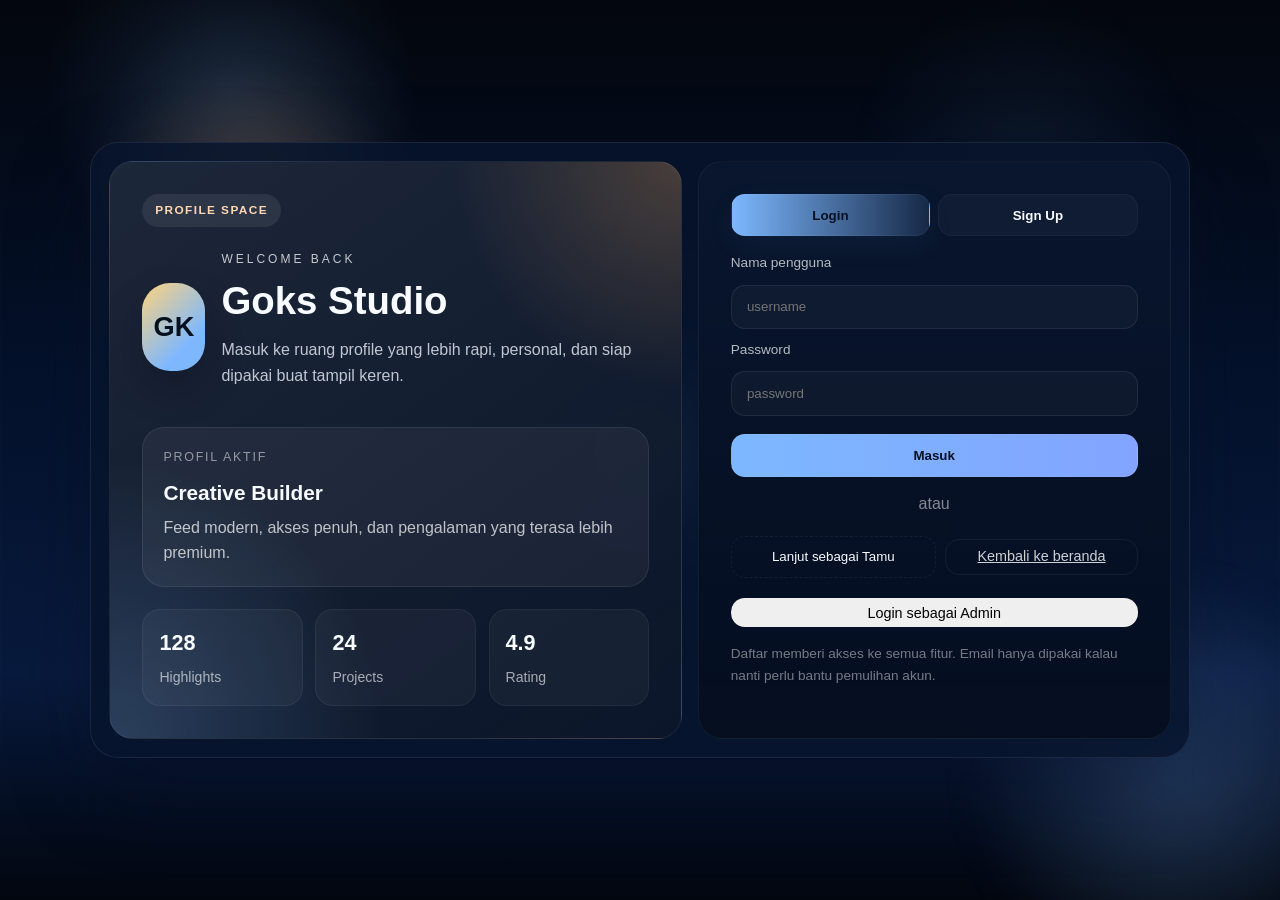
<file: index.html>
<!DOCTYPE html>
<html lang="id">
<head>
    <meta charset="UTF-8">
    <meta name="viewport" content="width=device-width, initial-scale=1.0">
    <title>Portofolio Personal Modern</title>
    <link rel="stylesheet" href="syle.css">
        <script>
            (function(){
                try {
                    var role = sessionStorage.getItem('userRole');
                    var isLogin = /login\.html$/.test(location.pathname);
                    if (!role && !isLogin) {
                        location.replace('login.html');
                    }
                } catch (e) { /* ignore */ }
            })();
        </script>
                <script>
                    (function(){
                        try {
                            var r = sessionStorage.getItem('userRole');
                            if (r === 'admin') {
                                var css = localStorage.getItem('admin_custom_style');
                                if (css) {
                                    var s = document.createElement('style'); s.id = 'admin-custom-style'; s.textContent = css; document.head.appendChild(s);
                                }
                            }
                        } catch(e){}
                    })();
                </script>
</head>
<body>
    <div id="floatingAuth" class="floating-auth" aria-hidden="false">
        <div id="authContent">
            <button id="floatingLogin" class="btn small">Masuk</button>
            <button id="floatingSignup" class="btn small">Daftar</button>
        </div>
    </div>
    <div class="cursor-glow" id="cursorGlow"></div>
    <div class="particle-trail" id="particleTrail"></div>
    <div class="floating-shapes" id="floatingShapes"></div>
    <div class="floating-bubbles" id="floatingBubbles"></div>
    <div class="confetti" id="confetti"></div>
    <div class="scroll-progress"></div>
    <div class="color-picker-toggle">
        <button id="colorPickerBtn" class="color-picker-btn" aria-label="Pick color">🎨</button>
        <div id="colorPicker" class="color-picker hidden">
            <div class="color-option" data-color="#888888"></div>
            <div class="color-option" data-color="#ffffff"></div>
            <div class="color-option" data-color="#1a1a1a"></div>
            <div class="color-option" data-color="#ff8c42"></div>
            <div class="color-option" data-color="#7db8ff"></div>
            <div class="color-option" data-color="#ff6b9d"></div>
            <div class="color-option" data-color="#00d4aa"></div>
            <div class="color-option" data-color="#ffd93d"></div>
            <div class="color-option" data-color="#a78bfa"></div>
            <div class="color-option" data-color="#ff4757"></div>
        </div>
    </div>
    <button id="backToTop" class="back-to-top hidden" aria-label="Back to top">↑</button>
    <div class="particle-field" aria-hidden="true"></div>
    <div class="intro-overlay" id="introOverlay">
        <div class="intro-card">
            <p class="intro-eyebrow">Tunggu dulu...</p>
            <h1>Berani masuk ke halaman yang nggak biasa?</h1>
            <p>Ini bukan sekadar portofolio. Ada playlist rahasia, vibe yang bergerak, dan cerita kecil menunggu.</p>
            <p class="intro-teaser">
                <span>dark synth + midnight code</span>
                <span>hidden playlist hampir terbuka</span>
                <span>visual portofolio yang hidup</span>
            </p>
            <button id="enterButton" class="button intro-button">Buka rahasia</button>
        </div>
    </div>
    <header class="hero">
        <div class="hero-overlay"></div>
        <div class="topbar">
            <div>
                <p class="eyebrow">Hai, selamat datang!</p>
                <h1>Di Hal-Hal random yang me gweh suka lakuin di waktu luang</h1>
                <p class="subtitle">Bukan soal pekerjaan, tapi tentang hobi, musik, dan semua hal kecil yang bikin me bersemangat.</p>
                <div class="hero-meta">
                    <span class="hero-chip">Midnight coder</span>
                    <span class="hero-chip">Soundtrack: Heavy metal & Alternative Rock</span>
                    <span class="hero-chip">Misi: buat Website sebagus mungkin</span>
                </div>
            </div>
            <nav class="nav">
                <a href="#tentang">Tentang</a>
                <a href="#hobi">Hobi</a>
                <a href="#musik">Musik</a>
                <a href="#favorit">Favorit</a>
                <a href="#kontak">Kontak</a>
            </nav>
        </div>
    </header>

    <main class="content">
        <section id="tentang" class="card">
            <h2>Tentang Saya</h2>
            <p>Saya suka hal hal yg berkaitan seperti coding,membuat web dll. saya juga suka dengan musik</p>
            <ul>
                <li>Suka eksplorasi Teknologi</li>
                <li>Musik selalu jadi teman aktivitas sehari-hari</li>
                <li>Suka mengedit video menggunakan software adobe </li>
            </ul>
        </section>

        <section id="hobi" class="card">
            <h2>Hobi</h2>
            <div class="grid">
                <article>
                    <h3>Editing</h3>
                    <p>Membuat Video dengan style tertentu</p>
                </article>
                <article>
                    <h3>Vibe Coding</h3>
                    <p>Membuat website,debugging, dan backend dengan mengandalkan Teknologi seperti AI</p>
                </article>
                <article>
                    <h3>Musik</h3>
                    <p>Selalu mencari lagu baru, mulai dari Pop punk hingga Black metal yang aggresive.</p>
                </article>
            </div>
        </section>

        <section id="musik" class="card">
            <h2>Musik</h2>
            <p>Genre dan suasana musik yang sering menemani hari-hari saya:</p>
            <ul class="music-list">
                <li>Indie</li>
                <li>Alternative Rock</li>
                <li>Heavy metal</li>
            </ul>
            <div class="music-actions">
                <a class="button button-secondary" href="https://open.spotify.com/playlist/79cbORVNOg1yv7W9uGpwLX?si=04fd5f803e594f44" target="_blank" rel="noreferrer">Buka playlist Spotify</a>
            </div>
            <div id="musicInfo" class="hidden">
                <p>Album favorit saat ini: <strong>“Kerajaan cinta-Dewa 19”</strong> dan <strong>“Pandawa lima-Dewa 10”</strong>.</p>
            </div>
        </section>

        <section id="vibe" class="card vibe-card">
            <h2>Vibeboard</h2>
            <p>Kehidupan sehari hari😹</p>
            <div class="vibe-grid">
                <div class="vibe-chip"><strong>Jam 6 pagi</strong><span>dark synth + code</span></div>
                <div class="vibe-chip"><strong>Jam 6 sore</strong><span>Opera rock</span></div>
                <div class="vibe-chip"><strong>Weekend</strong><span>black metal intense</span></div>
            </div>
        </section>

        <section id="mood-lab" class="card mood-lab-card">
            <div class="mood-lab-copy">
                <div class="feature-heading">
                    <p class="eyebrow">Fitur Baru</p>
                    <span class="new-badge">New</span>
                </div>
                <h2>Mood Lab</h2>
                <p>Mix suasana kamu sendiri lalu lihat alter ego, level energi, dan vibe soundtrack yang berubah secara live.</p>
            </div>
            <div class="mood-lab-layout">
                <div class="mood-controls">
                    <div class="mood-presets" aria-label="Preset suasana">
                        <button class="mood-preset active" type="button" data-preset="midnight">Midnight Code</button>
                        <button class="mood-preset" type="button" data-preset="sunset">Sunset Drive</button>
                        <button class="mood-preset" type="button" data-preset="chaos">Chaos Stage</button>
                    </div>

                    <label class="mood-slider" for="energyRange">
                        <span>Energi</span>
                        <input id="energyRange" type="range" min="0" max="100" value="72" />
                        <strong id="energyValue">72%</strong>
                    </label>

                    <label class="mood-slider" for="chaosRange">
                        <span>Chaos</span>
                        <input id="chaosRange" type="range" min="0" max="100" value="48" />
                        <strong id="chaosValue">48%</strong>
                    </label>

                    <label class="mood-slider" for="nostalgiaRange">
                        <span>Nostalgia</span>
                        <input id="nostalgiaRange" type="range" min="0" max="100" value="64" />
                        <strong id="nostalgiaValue">64%</strong>
                    </label>

                    <button id="shuffleMood" class="button mood-shuffle" type="button">Acak Alter Ego</button>
                </div>

                <article id="moodDisplay" class="mood-display" aria-live="polite">
                    <div class="mood-display-top">
                        <span class="mood-badge" id="moodBadge">Mode aktif</span>
                        <span class="mood-score" id="moodScore">73 / 100</span>
                    </div>
                    <h3 id="moodTitle">Midnight Signal Runner</h3>
                    <p id="moodDescription">Kamu lagi di mode fokus yang tenang, cepat mikir, tapi tetap punya sisi liar buat ngulik hal baru.</p>
                    <div class="mood-meter">
                        <div id="moodMeterFill" class="mood-meter-fill"></div>
                    </div>
                    <div class="mood-tags" id="moodTags">
                        <span>clean code</span>
                        <span>night drive</span>
                        <span>alt rock pulse</span>
                    </div>
                </article>
            </div>
        </section>

        <section id="favorit" class="card">
            <h2>Favorit</h2>
            <div class="favorites">
                <div><strong>Film:</strong> Interstellar</div>
                <div><strong>Makanan:</strong> Nasi goreng, Mie ayam, Coto, Rawon</div>
                <div><strong>Warna:</strong> Biru laut, Putih, Hitam, Oren</div>
            </div>
        </section>

        <section id="feedback" class="card feedback-card">
            <h2>Feedback</h2>
            <p>Kirim ide, kritik, atau cerita singkat. Feedback akan dikirim ke webhook, dan IP publik ditambahkan untuk mencegah spam.</p>
            <form id="feedbackForm" class="feedback-form">
                <label for="feedbackName">Nama </label>
                <input id="feedbackName" name="name" type="text" placeholder="Misal: Ucup" required aria-required="true" />
                <label for="feedbackMessage">Pesan kamu</label>
                <textarea id="feedbackMessage" name="message" rows="4" placeholder="Tulis feedback di sini..."></textarea>
                <button type="submit" class="button">Kirim feedback</button>
            </form>
            <p id="feedbackStatus" class="feedback-status"></p>
        </section>

        <section id="kontak" class="card">
            <h2>Kontak</h2>
            <p>Kalau ingin ngobrol, cek link berikut:</p>
            <ul>
                <li>Instagram: <a href="https://www.instagram.com/haniffffffck/" target="_blank" rel="noreferrer">instagram.com/haniffffffck</a></li>
                <li>Discord Server: <a href="https://discord.gg/hYwXRx5W" target="_blank" rel="noreferrer">discord.gg/hYwXRx5W</a></li>
                <li>Tiktok: <a href="https://www.tiktok.com/@nipiw_" target="_blank" rel="noreferrer">tiktok.com/@nipiw_</a></li>
            </ul>
        </section>
    </main>

    <footer class="footer">
        <p>&copy; <span id="year"></span> Heynif Portofolio</p>
        <div style="margin-top:0.6rem; display:flex; gap:0.6rem; flex-wrap:wrap;">
            <button id="tantangBtn" class="button feature-button">Tantangan <span class="new-badge">New</span></button>
            <button id="seruBtn" class="button button-secondary feature-button">Seru Mode <span class="new-badge">New</span></button>
        </div>
    </footer>

    <button id="miniGamesLauncher" class="mini-games-launcher hidden" type="button">Buka Mini Games</button>

    <section id="miniGamesPanel" class="mini-games-panel hidden" aria-hidden="true">
        <div class="mini-games-backdrop" data-close-mini-games="true"></div>
        <div class="mini-games-card">
            <div class="mini-games-header">
                <div>
                    <p class="eyebrow">Seru Mode Bonus</p>
                    <h2>Mini Games Corner</h2>
                    <p>Pilih salah satu dari 5 minigame buat nemenin vibe seru mode.</p>
                </div>
                <button id="closeMiniGames" class="mini-games-close" type="button" aria-label="Tutup mini games">&times;</button>
            </div>
            <div class="mini-games-grid">
                <button class="mini-game-tab active" type="button" data-game="guess-number">Tebak Angka</button>
                <button class="mini-game-tab" type="button" data-game="rps">Suit</button>
                <button class="mini-game-tab" type="button" data-game="math">Hitung Cepat</button>
                <button class="mini-game-tab" type="button" data-game="star-catcher">Tangkap Bintang</button>
                <button class="mini-game-tab" type="button" data-game="memory-lights">Memory Lampu</button>
            </div>
            <div class="mini-game-playground">
                <div class="mini-game-info">
                    <h3 id="miniGameTitle">Tebak Angka</h3>
                    <p id="miniGameDescription">Tebak angka dari 1 sampai 10. Setiap jawaban akan dikasih petunjuk lebih besar atau lebih kecil.</p>
                </div>
                <div id="miniGameContent" class="mini-game-content"></div>
            </div>
        </div>
    </section>

    <script src="script.js"></script>
</body>
</html>
</file>
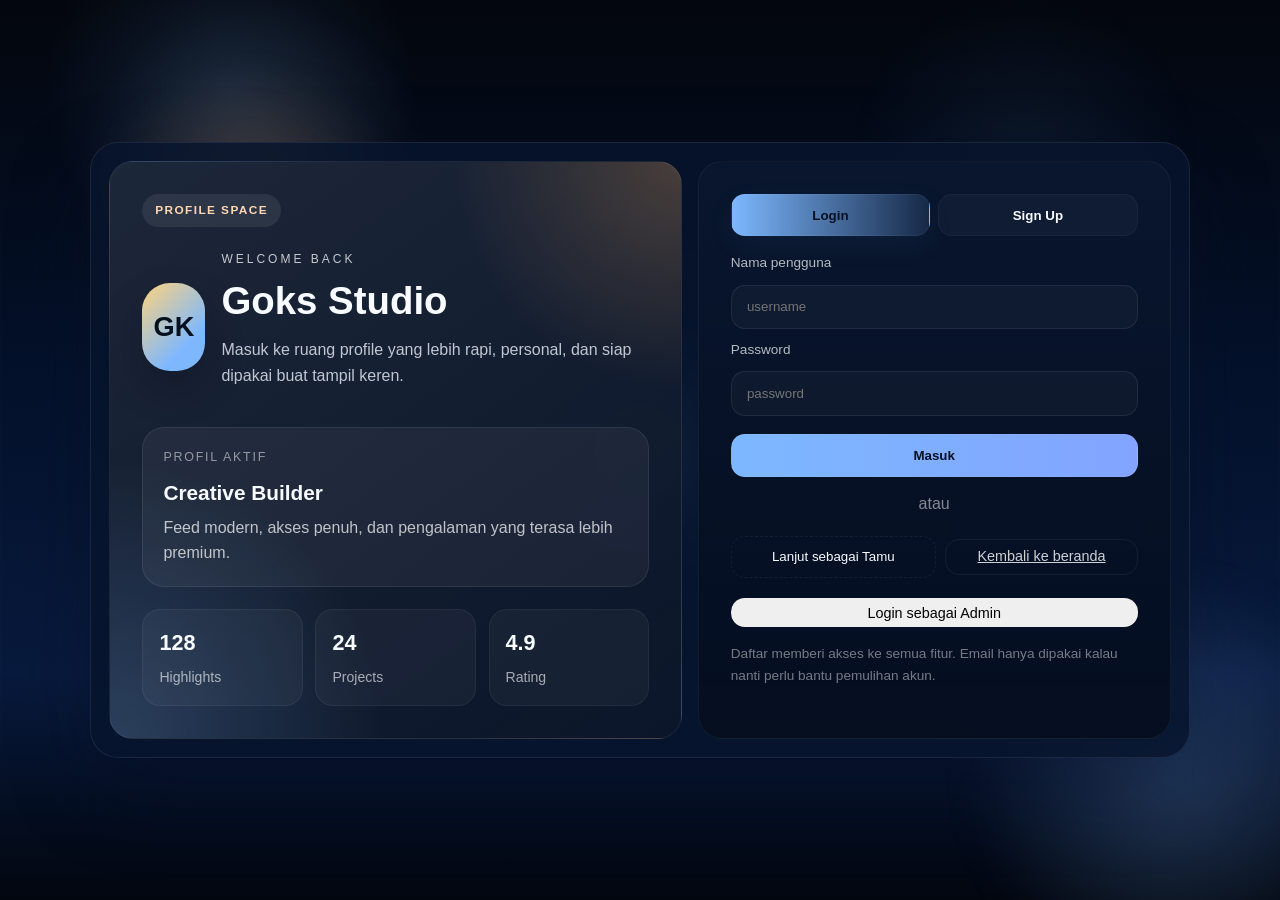
<file: login.html>
<!DOCTYPE html>
<html lang="id">
<head>
  <meta charset="utf-8" />
  <meta name="viewport" content="width=device-width,initial-scale=1" />
  <title>Masuk - Portofolio</title>
  <link rel="stylesheet" href="syle.css" />
</head>
<body class="login-page">
  <main class="login-wrap">
    <section class="login-card profile-login-card">
      <div class="profile-showcase">
        <span class="profile-badge">Profile Space</span>
        <div class="profile-identity">
          <div class="profile-avatar" aria-hidden="true">GK</div>
          <div>
            <p class="eyebrow">Welcome back</p>
            <h1 class="logo">Goks Studio</h1>
            <p class="lead">Masuk ke ruang profile yang lebih rapi, personal, dan siap dipakai buat tampil keren.</p>
          </div>
        </div>

        <div class="profile-highlight">
          <p class="highlight-label">Profil aktif</p>
          <strong>Creative Builder</strong>
          <span>Feed modern, akses penuh, dan pengalaman yang terasa lebih premium.</span>
        </div>

        <div class="profile-stats" aria-label="Ringkasan profile">
          <article>
            <strong>128</strong>
            <span>Highlights</span>
          </article>
          <article>
            <strong>24</strong>
            <span>Projects</span>
          </article>
          <article>
            <strong>4.9</strong>
            <span>Rating</span>
          </article>
        </div>
      </div>

      <div class="auth-panel">
        <div class="tabs">
          <button id="tabLogin" class="tab active" type="button">Login</button>
          <button id="tabSignup" class="tab" type="button">Sign Up</button>
        </div>

        <form id="loginForm" class="form">
          <label>Nama pengguna</label>
          <input id="loginUser" type="text" placeholder="username" required />
          <label>Password</label>
          <input id="loginPass" type="password" placeholder="password" required />
          <button class="btn primary" type="submit">Masuk</button>
        </form>

        <form id="signupForm" class="form hidden">
          <label>Nama pengguna</label>
          <input id="signupUser" type="text" placeholder="pilih username" required />
          <label>Password</label>
          <input id="signupPass" type="password" placeholder="password" required />
          <label>Email (opsional)</label>
          <input id="signupEmail" type="email" placeholder="email@contoh.com" />
          <button class="btn primary" type="submit">Daftar</button>
        </form>

        <div class="or">atau</div>
        <div class="actions">
          <button id="guestBtn" class="btn ghost" type="button">Lanjut sebagai Tamu</button>
          <a href="index.html" class="btn link small">Kembali ke beranda</a>
        </div>

        <div class="admin-entry">
          <button id="adminBtn" class="btn small" type="button">Login sebagai Admin</button>
        </div>

        <div id="adminArea" class="admin-area hidden">
          <label>Password Admin</label>
          <input id="adminPass" type="password" placeholder="masukkan password admin" />
          <div class="admin-actions">
            <button id="adminLoginBtn" class="btn primary" type="button">Masuk Admin</button>
            <button id="adminCancelBtn" class="btn ghost" type="button">Batal</button>
          </div>
        </div>

        <p class="foot">Daftar memberi akses ke semua fitur. Email hanya dipakai kalau nanti perlu bantu pemulihan akun.</p>
      </div>
    </section>
  </main>

  <script src="login.js"></script>
</body>
</html>
</file>
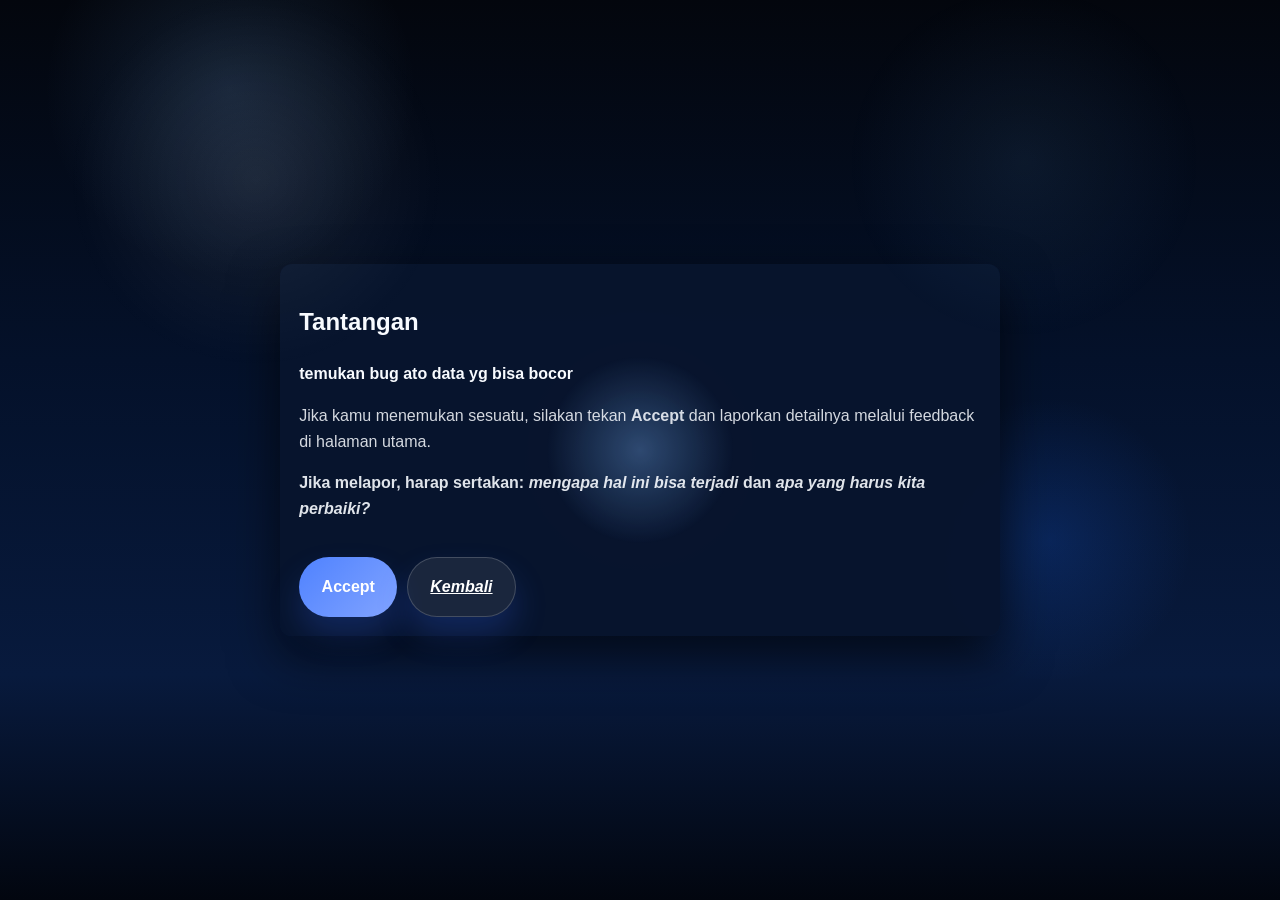
<file: tantangan.html>
<!DOCTYPE html>
<html lang="id">
<head>
  <meta charset="utf-8" />
  <meta name="viewport" content="width=device-width,initial-scale=1" />
  <title>Tantangan</title>
  <link rel="stylesheet" href="syle.css">
</head>
<body>
  <main style="min-height:100vh; display:flex; align-items:center; justify-content:center; padding:2rem;">
    <div style="max-width:720px; width:100%; background: rgba(8,20,45,0.96); padding:1.2rem; border-radius:12px; box-shadow: 0 20px 50px rgba(0,0,0,0.6); color:var(--color);">
      <h2>Tantangan</h2>
      <p style="font-weight:700;">temukan bug ato data yg bisa bocor</p>
      <p style="opacity:0.85; margin-top:0.4rem;">Jika kamu menemukan sesuatu, silakan tekan <strong>Accept</strong> dan laporkan detailnya melalui feedback di halaman utama.</p>
      <p style="opacity:0.9; margin-top:0.4rem; font-weight:600;">Jika melapor, harap sertakan: <em>mengapa hal ini bisa terjadi</em> dan <em>apa yang harus kita perbaiki?</p>
      <div style="margin-top:0.8rem; display:flex; gap:0.6rem;">
        <button id="acceptBtn" class="button">Accept</button>
        <a href="index.html" class="button button-secondary">Kembali</a>
      </div>
    </div>
  </main>

  <script>
    document.addEventListener('DOMContentLoaded', () => {
      const btn = document.getElementById('acceptBtn');
      btn && btn.addEventListener('click', () => {
        try { localStorage.setItem('tantangan_accepted', new Date().toISOString()); } catch (e) {}
        alert('Terima kasih — silakan kirim detail bug/data yang ditemukan melalui halaman Feedback.');
        window.location.href = 'index.html#feedback';
      });
    });
  </script>
</body>
</html>
</file>
<file: syle.css>
/* Gaya modern glassmorphism untuk portofolio */
:root {
  color: #f8fbff;
  background: #050811;
  font-family: Inter, "Segoe UI", Tahoma, Geneva, Verdana, sans-serif;
  font-size: 16px;
  line-height: 1.6;
  --accent: #7db8ff;
  --accent-soft: rgba(125, 184, 255, 0.18);
  --shadow: 0 32px 80px rgba(8, 15, 36, 0.35);
  --pointer-x: 50%;
  --pointer-y: 50%;
  --dynamic-accent: rgba(125, 184, 255, 0.32);
}

* {
  cursor: url('data:image/svg+xml,<svg xmlns="http://www.w3.org/2000/svg" width="32" height="32" viewBox="0 0 32 32"><circle cx="16" cy="16" r="6" fill="%237db8ff" opacity="0.6"/><circle cx="16" cy="16" r="3" fill="%237db8ff"/></svg>') 16 16, auto;
}

/* Cursor Glow Effect */
.cursor-glow {
  position: fixed;
  width: 40px;
  height: 40px;
  border: 2px solid var(--accent);
  border-radius: 50%;
  pointer-events: none;
  z-index: 9999;
  box-shadow: 0 0 30px var(--accent), inset 0 0 20px rgba(125, 184, 255, 0.3);
  opacity: 0.7;
  transform: translate(-50%, -50%);
}

/* Particle Trail */
.particle-trail {
  position: fixed;
  top: 0;
  left: 0;
  width: 100%;
  height: 100%;
  pointer-events: none;
  z-index: 100;
}

.particle {
  position: fixed;
  pointer-events: none;
  border-radius: 50%;
  animation: fadeOutParticle 1.5s ease-out forwards;
  box-shadow: 0 0 15px currentColor;
}

@keyframes fadeOutParticle {
  0% {
    opacity: 1;
    transform: translate(0, 0) scale(1);
  }
  100% {
    opacity: 0;
    transform: translate(var(--tx), var(--ty)) scale(0);
  }
}

/* Floating Shapes */
.floating-shapes {
  position: fixed;
  top: 0;
  left: 0;
  width: 100%;
  height: 100%;
  pointer-events: none;
  z-index: 5;
}

.shape {
  position: absolute;
  opacity: 0.1;
  mix-blend-mode: screen;
  animation: floatShape 20s infinite ease-in-out;
}

.shape.circle {
  border-radius: 50%;
  border: 2px solid var(--accent);
}

.shape.square {
  border: 2px solid var(--accent);
}

.shape.triangle {
  width: 0;
  height: 0;
  border-left: 30px solid transparent;
  border-right: 30px solid transparent;
  border-bottom: 60px solid var(--accent);
}

@keyframes floatShape {
  0%, 100% {
    transform: translateY(0px) rotate(0deg);
  }
  50% {
    transform: translateY(-50px) rotate(180deg);
  }
}

/* Floating Bubbles */
.floating-bubbles {
  position: fixed;
  top: 0;
  left: 0;
  width: 100%;
  height: 100%;
  pointer-events: none;
  z-index: 8;
}

.bubble {
  position: absolute;
  border-radius: 50%;
  background: radial-gradient(circle at 30% 30%, rgba(125, 184, 255, 0.8), rgba(125, 184, 255, 0.1));
  border: 1px solid rgba(125, 184, 255, 0.5);
  animation: bubbleFloat var(--duration) infinite ease-in;
  opacity: 0.6;
}

@keyframes bubbleFloat {
  0% {
    transform: translateY(0) translateX(0);
    opacity: 0;
  }
  10% {
    opacity: 0.6;
  }
  90% {
    opacity: 0.6;
  }
  100% {
    transform: translateY(-100vh) translateX(var(--drift));
    opacity: 0;
  }
}

/* Confetti */
.confetti-piece {
  position: fixed;
  pointer-events: none;
  animation: confettiFall 3s ease-out forwards;
}

@keyframes confettiFall {
  0% {
    transform: translateY(0) translateX(0) rotateZ(0deg);
    opacity: 1;
  }
  100% {
    transform: translateY(800px) translateX(var(--x-drift)) rotateZ(720deg);
    opacity: 0;
  }
}

/* Scroll Reveal */
.reveal {
  opacity: 0;
  transform: translateY(30px);
  transition: opacity 0.6s ease, transform 0.6s ease;
}

.reveal.revealed {
  opacity: 1;
  transform: translateY(0);
}

/* 3D Tilt Card Effect */
.tilt-card {
  transform-style: preserve-3d;
  transition: transform 0.1s ease;
}

/* Page Transition */
@keyframes pageTransitionIn {
  0% {
    opacity: 0;
    transform: translateY(20px);
  }
  100% {
    opacity: 1;
    transform: translateY(0);
  }
}

section {
  animation: pageTransitionIn 0.6s ease-out;
}

@keyframes adminConsoleIn {
  0% {
    opacity: 0;
    transform: translateY(-14px) scale(0.96);
    filter: blur(8px);
  }
  100% {
    opacity: 1;
    transform: translateY(0) scale(1);
    filter: blur(0);
  }
}

@keyframes adminConsoleOut {
  0% {
    opacity: 1;
    transform: translateY(0) scale(1);
    filter: blur(0);
  }
  100% {
    opacity: 0;
    transform: translateY(-10px) scale(0.97);
    filter: blur(6px);
  }
}

@keyframes adminConsoleItemIn {
  0% {
    opacity: 0;
    transform: translateY(10px);
  }
  100% {
    opacity: 1;
    transform: translateY(0);
  }
}

/* Login page styles */
.login-page .login-wrap {
  min-height: 100vh;
  display: flex;
  align-items: center;
  justify-content: center;
  padding: 3rem 1.25rem;
  position: relative;
  overflow: hidden;
}

.login-page .login-wrap::before,
.login-page .login-wrap::after {
  content: "";
  position: absolute;
  border-radius: 50%;
  filter: blur(20px);
  pointer-events: none;
}

.login-page .login-wrap::before {
  width: 320px;
  height: 320px;
  top: 7%;
  left: 7%;
  background: radial-gradient(circle, rgba(255, 166, 77, 0.24), transparent 68%);
}

.login-page .login-wrap::after {
  width: 420px;
  height: 420px;
  right: -8%;
  bottom: -10%;
  background: radial-gradient(circle, rgba(125, 184, 255, 0.24), transparent 70%);
}

.login-card {
  width: 100%;
  max-width: 1100px;
  background: rgba(8,20,45,0.85);
  border-radius: 28px;
  padding: 1.15rem;
  box-shadow: var(--shadow);
  border: 1px solid rgba(255,255,255,0.08);
  backdrop-filter: blur(18px);
  position: relative;
  z-index: 1;
}

.login-card .logo {
  margin: 0 0 0.25rem 0;
  font-size: 2.4rem;
  line-height: 1.05;
}

.login-card .lead {
  color: rgba(240, 246, 255, 0.78);
  margin-bottom: 1rem;
}

.profile-login-card {
  display: grid;
  grid-template-columns: minmax(300px, 1.15fr) minmax(320px, 0.95fr);
  gap: 1rem;
}

.profile-showcase {
  min-height: 100%;
  padding: 2rem;
  border-radius: 24px;
  background:
    linear-gradient(145deg, rgba(255, 255, 255, 0.09), rgba(255, 255, 255, 0.02)),
    radial-gradient(circle at top right, rgba(255, 166, 77, 0.22), transparent 28%),
    radial-gradient(circle at bottom left, rgba(125, 184, 255, 0.22), transparent 34%),
    rgba(7, 18, 39, 0.92);
  border: 1px solid rgba(255,255,255,0.06);
  display: flex;
  flex-direction: column;
  justify-content: space-between;
  gap: 1.4rem;
}

.profile-badge {
  align-self: flex-start;
  display: inline-flex;
  padding: 0.45rem 0.8rem;
  border-radius: 999px;
  background: rgba(255,255,255,0.08);
  color: #ffd8b1;
  font-size: 0.74rem;
  font-weight: 700;
  letter-spacing: 0.12em;
  text-transform: uppercase;
}

.profile-identity {
  display: flex;
  align-items: center;
  gap: 1rem;
}

.profile-avatar {
  width: 88px;
  height: 88px;
  border-radius: 28px;
  display: grid;
  place-items: center;
  font-size: 1.7rem;
  font-weight: 800;
  color: #04101e;
  background: linear-gradient(135deg, #ffd37d, #7db8ff 72%);
  box-shadow: 0 18px 36px rgba(7, 10, 18, 0.28);
}

.eyebrow {
  margin: 0 0 0.45rem;
  color: rgba(255,255,255,0.56);
  text-transform: uppercase;
  letter-spacing: 0.18em;
  font-size: 0.72rem;
}

.profile-highlight {
  padding: 1.25rem;
  border-radius: 22px;
  background: rgba(255,255,255,0.05);
  border: 1px solid rgba(255,255,255,0.08);
}

.highlight-label {
  margin: 0 0 0.5rem;
  color: rgba(255,255,255,0.52);
  font-size: 0.78rem;
  letter-spacing: 0.14em;
  text-transform: uppercase;
}

.profile-highlight strong {
  display: block;
  margin-bottom: 0.35rem;
  font-size: 1.3rem;
}

.profile-highlight span {
  color: rgba(255,255,255,0.72);
}

.profile-stats {
  display: grid;
  grid-template-columns: repeat(3, minmax(0, 1fr));
  gap: 0.8rem;
}

.profile-stats article {
  padding: 1rem;
  border-radius: 18px;
  background: rgba(255,255,255,0.04);
  border: 1px solid rgba(255,255,255,0.06);
}

.profile-stats strong {
  display: block;
  font-size: 1.35rem;
  margin-bottom: 0.18rem;
}

.profile-stats span {
  color: rgba(255,255,255,0.62);
  font-size: 0.88rem;
}

.auth-panel {
  padding: 2rem;
  border-radius: 24px;
  background: linear-gradient(180deg, rgba(9, 22, 47, 0.94), rgba(5, 14, 30, 0.88));
  border: 1px solid rgba(255,255,255,0.05);
}

.tabs { display:flex; gap:0.5rem; margin-bottom:1rem; }
.tab {
  flex:1;
  padding:0.8rem;
  border-radius:14px;
  background:rgba(255,255,255,0.03);
  border:1px solid rgba(255,255,255,0.04);
  cursor:pointer;
  color:var(--color);
  font-weight: 600;
}
.tab.active { background: linear-gradient(90deg,var(--accent), rgba(125,184,255,0.12)); box-shadow: 0 10px 30px rgba(125,184,255,0.06); color: #031022; }
.form { display:flex; flex-direction:column; gap:0.65rem; }
.form.hidden { display:none; }
.form label { font-size:0.85rem; color:rgba(255,255,255,0.7); }
.form input {
  padding:0.85rem 0.95rem;
  border-radius:14px;
  border:1px solid rgba(255,255,255,0.08);
  background: rgba(255,255,255,0.03);
  color:var(--color);
}
.form input:focus,
.admin-area input:focus {
  outline: none;
  border-color: rgba(125, 184, 255, 0.6);
  box-shadow: 0 0 0 4px rgba(125, 184, 255, 0.12);
}
.forgot-trigger { align-self:flex-start; margin-top:0.1rem; margin-bottom:0.1rem; padding-left:0; }
.reset-panel { padding:0.9rem 1rem; border-radius:14px; background:rgba(255,255,255,0.04); border:1px solid rgba(255,255,255,0.06); margin-bottom:0.25rem; }
.reset-panel strong { display:block; margin-bottom:0.3rem; }
.reset-panel p { margin:0.2rem 0; color:rgba(255,255,255,0.74); }
.reset-phone { font-size:1rem; font-weight:700; color:var(--accent) !important; letter-spacing:0.04em; }
.reset-status { min-height:1.2rem; margin:0.1rem 0; color:rgba(255,255,255,0.65); font-size:0.88rem; }
.reset-status.error { color:#ff9aa9; }
.reset-status.success { color:#9dffcc; }
.btn { margin-top:0.5rem; padding:0.8rem 1rem; border-radius:14px; cursor:pointer; border:1px solid rgba(255,255,255,0.06); }
.btn.primary { background: linear-gradient(90deg,var(--accent), #82a4ff); color:#031022; font-weight:600; }
.btn.ghost { background:transparent; color:var(--color); border:1px dashed rgba(255,255,255,0.06); }
.btn.link { background:transparent; text-decoration:underline; color:rgba(255,255,255,0.8); }
.small { font-size:0.9rem; padding:0.35rem 0.6rem; }
.or { text-align:center; margin-top:0.9rem; color:rgba(255,255,255,0.5); }
.actions { display:flex; gap:0.6rem; margin-top:0.7rem; align-items:center; justify-content:space-between; }
.actions > * { flex: 1; text-align: center; }
.admin-entry { margin-top: 0.75rem; }
.admin-entry .btn { width: 100%; }
.foot { margin-top:1rem; color:rgba(255,255,255,0.45); font-size:0.85rem; }

/* Guest banner */
.guest-banner { position: fixed; left: 50%; transform: translateX(-50%); bottom: 1.6rem; background: rgba(255,255,255,0.06); color: var(--color); padding:0.6rem 1rem; border-radius: 14px; border:1px solid rgba(255,255,255,0.06); z-index: 10001; }
.site-announcement-banner {
  position: fixed;
  top: 1rem;
  left: 50%;
  transform: translateX(-50%);
  width: min(760px, calc(100% - 2rem));
  z-index: 10002;
  animation: adminConsoleIn 0.38s cubic-bezier(0.22, 1, 0.36, 1);
}
.site-announcement-banner__inner {
  padding: 0.9rem 1rem;
  border-radius: 18px;
  background: linear-gradient(135deg, rgba(255, 166, 77, 0.16), rgba(86, 139, 255, 0.16)), rgba(8,20,45,0.92);
  border: 1px solid rgba(255,255,255,0.08);
  box-shadow: 0 22px 60px rgba(0,0,0,0.24);
  backdrop-filter: blur(14px);
}
.site-announcement-banner__label {
  display: inline-block;
  margin-bottom: 0.35rem;
  padding: 0.28rem 0.6rem;
  border-radius: 999px;
  background: rgba(255,255,255,0.1);
  color: #ffd6a3;
  font-size: 0.74rem;
  font-weight: 700;
  letter-spacing: 0.08em;
  text-transform: uppercase;
}
.site-announcement-banner__inner p {
  margin: 0;
  color: rgba(248,251,255,0.9);
}

/* Admin console */
.admin-toggle {
  position: fixed;
  left: 1rem;
  bottom: 1rem;
  z-index: 11000;
  padding: 0.6rem 0.8rem;
  border-radius: 12px;
  background: rgba(255,255,255,0.06);
  color: var(--color);
  border: 1px solid rgba(255,255,255,0.06);
  cursor: pointer;
  transition: transform 0.25s ease, box-shadow 0.25s ease, border-color 0.25s ease;
}

.admin-toggle:hover {
  transform: translateY(-2px);
  border-color: rgba(125, 184, 255, 0.2);
  box-shadow: 0 12px 24px rgba(0,0,0,0.16);
}

.admin-console {
  position: fixed;
  right: 1.5rem;
  top: 1.5rem;
  width: 360px;
  max-width: calc(100% - 3rem);
  background: rgba(8,20,45,0.96);
  padding: 1rem;
  border-radius: 12px;
  z-index: 12000;
  box-shadow: 0 20px 50px rgba(0,0,0,0.6);
  border: 1px solid rgba(255,255,255,0.04);
  transform-origin: top right;
  animation: adminConsoleIn 0.38s cubic-bezier(0.22, 1, 0.36, 1);
}

.admin-console { touch-action: none; }
.admin-console.is-opening {
  animation: adminConsoleIn 0.38s cubic-bezier(0.22, 1, 0.36, 1);
}
.admin-console.is-closing {
  animation: adminConsoleOut 0.28s ease forwards;
}
.admin-console.is-opening > * {
  animation: adminConsoleItemIn 0.4s ease backwards;
}
.admin-console.is-opening > *:nth-child(2) { animation-delay: 0.04s; }
.admin-console.is-opening > *:nth-child(3) { animation-delay: 0.08s; }
.admin-console.is-opening > *:nth-child(4) { animation-delay: 0.12s; }
.admin-console.is-opening > *:nth-child(5) { animation-delay: 0.16s; }
.admin-console.is-opening > *:nth-child(6) { animation-delay: 0.2s; }
.admin-console.is-opening > *:nth-child(7) { animation-delay: 0.24s; }
.admin-console h3 { user-select: none; -webkit-user-select:none; }
.admin-console.dragging { opacity: 0.98; transition: none; }

.admin-console h3 { margin: 0 0 0.6rem 0; }
.admin-section { margin-top: 0.8rem; }
.admin-collapsible {
  border-radius: 12px;
  background: rgba(255,255,255,0.03);
  border: 1px solid rgba(255,255,255,0.04);
  overflow: hidden;
}
.admin-collapsible summary {
  list-style: none;
  cursor: pointer;
  padding: 0.8rem 0.9rem;
  font-weight: 700;
  user-select: none;
  position: relative;
}
.admin-collapsible summary::-webkit-details-marker { display: none; }
.admin-collapsible summary::after {
  content: "+";
  position: absolute;
  right: 0.9rem;
  top: 50%;
  transform: translateY(-50%);
  color: rgba(255,255,255,0.72);
  font-size: 1rem;
}
.admin-collapsible[open] summary::after {
  content: "-";
}
.admin-section-body {
  padding: 0 0.9rem 0.9rem;
}
.admin-section-head { display:flex; gap:0.6rem; align-items:center; justify-content:space-between; margin-bottom:0.45rem; }
.admin-section-head input { max-width: 180px; }
.admin-note { margin-top:0.35rem; color:rgba(255,255,255,0.6); font-size:0.82rem; line-height:1.45; }
.admin-metrics { display:grid; grid-template-columns: repeat(2, minmax(0, 1fr)); gap:0.55rem; margin-bottom:0.7rem; }
.admin-metric { padding:0.65rem 0.75rem; border-radius:12px; background:rgba(255,255,255,0.04); border:1px solid rgba(255,255,255,0.05); }
.admin-metric span { display:block; font-size:0.75rem; color:rgba(255,255,255,0.6); text-transform:uppercase; letter-spacing:0.08em; }
.admin-metric strong { display:block; margin-top:0.18rem; font-size:1rem; color:var(--color); }
.admin-users { max-height: 200px; overflow:auto; margin-bottom:0.6rem; }
.admin-users li { display:flex; justify-content:space-between; padding:0.35rem 0.4rem; border-bottom:1px dashed rgba(255,255,255,0.03); }
.admin-activity-list { max-height: 220px; overflow:auto; margin-bottom:0.6rem; display:flex; flex-direction:column; gap:0.45rem; }
.admin-activity-list li { padding:0.55rem 0.6rem; border-radius:10px; background:rgba(255,255,255,0.03); border:1px solid rgba(255,255,255,0.04); }
.admin-activity-list li div { display:flex; align-items:center; justify-content:space-between; gap:0.75rem; margin-bottom:0.3rem; }
.admin-activity-list li strong { font-size:0.84rem; color:var(--color); }
.admin-activity-list li span { font-size:0.72rem; color:rgba(255,255,255,0.58); }
.admin-activity-list li p { margin:0; font-size:0.8rem; color:rgba(255,255,255,0.78); line-height:1.45; }
.admin-console textarea { width:100%; min-height:72px; border-radius:8px; padding:0.5rem; background:rgba(255,255,255,0.02); border:1px solid rgba(255,255,255,0.04); color:var(--color); }
.admin-console input { width:100%; padding:0.4rem; border-radius:8px; background:rgba(255,255,255,0.02); border:1px solid rgba(255,255,255,0.04); color:var(--color); }
.admin-console .row { display:flex; gap:0.5rem; margin-top:0.5rem; flex-wrap:wrap; }
.admin-console .small { padding:0.4rem 0.6rem; }
.admin-console.hidden { display:none; }

/* Login admin area */
.admin-area { margin-top: 0.6rem; }
.admin-area label { display:block; margin-bottom:0.35rem; color:rgba(255,255,255,0.7); }
.admin-area input { width:100%; padding:0.85rem 0.95rem; border-radius:14px; border:1px solid rgba(255,255,255,0.08); background: rgba(255,255,255,0.03); color:var(--color); }
.admin-area.hidden { display:none; }
.admin-actions { display:flex; gap:0.5rem; margin-top:0.65rem; }
.admin-actions .btn { flex: 1; margin-top: 0; }

@media (max-width: 900px) {
  .profile-login-card {
    grid-template-columns: 1fr;
  }

  .profile-showcase,
  .auth-panel {
    padding: 1.5rem;
  }
}

@media (max-width: 640px) {
  .login-page .login-wrap {
    padding: 1.25rem 0.85rem;
  }

  .login-card .logo {
    font-size: 2rem;
  }

  .profile-identity {
    flex-direction: column;
    align-items: flex-start;
  }

  .profile-stats {
    grid-template-columns: 1fr;
  }

  .actions,
  .admin-actions {
    flex-direction: column;
  }

  .actions > * {
    width: 100%;
  }

  .floating-auth .profile-panel {
    right: -0.3rem;
    width: min(320px, calc(100vw - 1rem));
  }

  .floating-auth .profile-panel-stats,
  .floating-auth .profile-panel-actions,
  .floating-auth .profile-edit-actions {
    grid-template-columns: 1fr;
    flex-direction: column;
  }
}

/* Guest blur & CTA */
.blurred-section { filter: blur(6px) grayscale(0.15); position: relative; }
.blur-overlay {
  position: absolute;
  inset: 0;
  display: flex;
  align-items: center;
  justify-content: center;
  background: rgba(2,6,12,0.45);
  color: #fff;
  font-weight: 600;
  text-align: center;
  padding: 1rem;
  border-radius: 12px;
}

/* Settings editor */
.settings-editor { margin-top:0.6rem; }
.settings-editor textarea { width:100%; min-height:160px; font-family: monospace; font-size:13px; white-space:pre; }
.settings-tabs { display:flex; gap:0.4rem; margin-bottom:0.4rem; }
.settings-tabs button { flex:1; padding:0.45rem; border-radius:8px; }
.settings-actions { display:flex; gap:0.5rem; margin-top:0.5rem; }
/* Floating auth bar */
.floating-auth {
  position: fixed;
  top: 14px;
  right: 14px;
  z-index: 14000;
  display: flex;
  align-items: center;
  gap: 0.4rem;
  backdrop-filter: blur(8px);
}
.floating-auth #authContent { display:flex; gap:0.4rem; background: rgba(8,20,45,0.85); padding:0.3rem; border-radius: 12px; border:1px solid rgba(255,255,255,0.06); box-shadow: 0 8px 30px rgba(0,0,0,0.35); }
.floating-auth .btn.small { padding:0.45rem 0.6rem; font-size:0.9rem; }
.floating-auth .user-badge { display:flex; gap:0.5rem; align-items:center; background: rgba(255,255,255,0.02); padding:0.35rem 0.5rem; border-radius:10px; }
.floating-auth .user-badge .name { font-weight:600; color:var(--color); }
.floating-auth .user-badge-button { border:0; width:100%; text-align:left; background: rgba(255,255,255,0.04); }
.floating-auth .user-badge-meta { display:flex; flex-direction:column; gap:0.1rem; }
.floating-auth .user-role-label { font-size:0.72rem; color:rgba(255,255,255,0.58); text-transform:capitalize; }
.floating-auth .user-badge-avatar,
.floating-auth .profile-panel-avatar {
  flex:0 0 auto;
  width:42px;
  height:42px;
  border-radius:14px;
  display:grid;
  place-items:center;
  overflow:hidden;
  background: linear-gradient(135deg, var(--profile-accent, #7db8ff), rgba(255,255,255,0.9));
  color:#04101e;
  font-weight:800;
  box-shadow: 0 12px 24px rgba(0,0,0,0.22);
}
.floating-auth .profile-panel-avatar { width:64px; height:64px; border-radius:20px; }
.floating-auth .user-badge-avatar img,
.floating-auth .profile-panel-avatar img { width:100%; height:100%; object-fit:cover; }
.floating-auth .profile-menu { position:relative; }
.floating-auth .profile-panel {
  position:absolute;
  top:calc(100% + 0.65rem);
  right:0;
  width:min(360px, calc(100vw - 2rem));
  padding:1rem;
  border-radius:20px;
  background: linear-gradient(180deg, rgba(10,24,50,0.98), rgba(4,12,28,0.96));
  border:1px solid rgba(255,255,255,0.08);
  box-shadow: 0 24px 50px rgba(0,0,0,0.4);
}
.floating-auth .profile-panel.hidden { display:none; }
.floating-auth .profile-panel-head { display:flex; align-items:center; gap:0.85rem; margin-bottom:0.85rem; }
.floating-auth .profile-panel-kicker,
.floating-auth .profile-panel-username { margin:0; }
.floating-auth .profile-panel-kicker { font-size:0.72rem; color:rgba(255,255,255,0.54); text-transform:uppercase; letter-spacing:0.14em; }
.floating-auth .profile-panel-head h3 { margin:0.15rem 0; font-size:1.05rem; }
.floating-auth .profile-panel-username { color:rgba(255,255,255,0.56); font-size:0.86rem; }
.floating-auth .profile-panel-bio { margin:0 0 0.9rem; color:rgba(255,255,255,0.76); line-height:1.5; }
.floating-auth .profile-panel-stats { display:grid; grid-template-columns: repeat(3, minmax(0, 1fr)); gap:0.55rem; }
.floating-auth .profile-panel-stats article { padding:0.75rem; border-radius:14px; background:rgba(255,255,255,0.04); border:1px solid rgba(255,255,255,0.05); }
.floating-auth .profile-panel-stats span { display:block; margin-bottom:0.25rem; color:rgba(255,255,255,0.52); font-size:0.7rem; text-transform:uppercase; letter-spacing:0.08em; }
.floating-auth .profile-panel-stats strong { display:block; font-size:0.8rem; color:var(--color); overflow-wrap:anywhere; }
.floating-auth .profile-panel-actions,
.floating-auth .profile-edit-actions { display:flex; gap:0.55rem; margin-top:0.85rem; }
.floating-auth .profile-panel-actions .btn,
.floating-auth .profile-edit-actions .btn { flex:1; }
.floating-auth .profile-edit-form { margin-top:0.95rem; padding-top:0.95rem; border-top:1px solid rgba(255,255,255,0.08); }
.floating-auth .profile-edit-form label { display:block; margin-bottom:0.32rem; color:rgba(255,255,255,0.72); font-size:0.82rem; }
.floating-auth .profile-edit-form input,
.floating-auth .profile-edit-form textarea {
  width:100%;
  margin-bottom:0.7rem;
  padding:0.72rem 0.82rem;
  border-radius:12px;
  border:1px solid rgba(255,255,255,0.08);
  background: rgba(255,255,255,0.03);
  color:var(--color);
}
.floating-auth .profile-edit-form textarea { resize:vertical; min-height:88px; }
.floating-auth.hidden { opacity:0; pointer-events:none; transform: translateY(-6px); transition: opacity .25s, transform .25s; }

body.seru-mode {
  --accent: #ffcb00;
  background: radial-gradient(circle at top left, rgba(255, 92, 155, 0.24), transparent 20%), radial-gradient(circle at bottom right, rgba(94, 131, 255, 0.22), transparent 28%), radial-gradient(circle at center, rgba(255, 255, 255, 0.12), transparent 35%), linear-gradient(180deg, #08000f 0%, #100c2f 35%, #040619 100%);
}

body.seru-mode .hero {
  filter: hue-rotate(30deg) saturate(1.4) contrast(1.1);
}

body.seru-mode .hero-overlay,
body.seru-mode .card,
body.seru-mode .footer,
body.seru-mode .color-picker-toggle {
  box-shadow: inset 0 0 30px rgba(255, 255, 255, 0.08);
}

body.seru-mode .button,
body.seru-mode .button-secondary,
body.seru-mode .btn.small {
  transform: scale(1.02);
  box-shadow: 0 0 24px rgba(255, 255, 255, 0.12), 0 0 60px rgba(255, 209, 92, 0.15);
}

body.seru-mode .button:hover,
body.seru-mode .button-secondary:hover,
body.seru-mode .btn.small:hover {
  transform: scale(1.08);
}

.seru-overlay {
  position: fixed;
  inset: 0;
  pointer-events: none;
  z-index: 13000;
  background: radial-gradient(circle at 20% 15%, rgba(255, 255, 255, 0.08), transparent 14%), radial-gradient(circle at 80% 20%, rgba(255, 5, 192, 0.12), transparent 16%), radial-gradient(circle at 50% 80%, rgba(64, 255, 255, 0.1), transparent 18%);
  opacity: 0.95;
}

.seru-overlay::before,
.seru-overlay::after {
  content: '';
  position: absolute;
  inset: 0;
  background: linear-gradient(90deg, rgba(255, 255, 255, 0.02), rgba(255, 208, 55, 0.05), rgba(255, 255, 255, 0.02));
  opacity: 0.35;
  mix-blend-mode: screen;
}

.seru-overlay::after {
  background: radial-gradient(circle at 10% 20%, rgba(255, 160, 0, 0.35), transparent 18%), radial-gradient(circle at 90% 30%, rgba(94, 255, 255, 0.25), transparent 20%), radial-gradient(circle at 50% 90%, rgba(255, 255, 255, 0.18), transparent 22%);
  opacity: 0.55;
}

.seru-spark {
  position: fixed;
  z-index: 14000;
  font-size: 24px;
  animation: seru-spark-float 1.8s ease-out forwards;
}

@keyframes seru-spark-float {
  0% { opacity: 1; transform: translateY(0) scale(1); }
  50% { opacity: 0.9; transform: translateY(-30px) scale(1.2); }
  100% { opacity: 0; transform: translateY(-70px) scale(1.4); }
}

.confetti-piece.seru {
  opacity: 0.95;
  animation: seru-fall 2.8s ease-out forwards;
}

@keyframes seru-fall {
  0% { transform: translateY(0) rotate(0deg); }
  50% { opacity: 1; }
  100% { transform: translateY(260px) rotate(var(--rotation)); opacity: 0.05; }
}

.mini-games-launcher {
  position: fixed;
  right: 2rem;
  bottom: 6.5rem;
  z-index: 15000;
  padding: 0.95rem 1.2rem;
  border-radius: 999px;
  border: 1px solid rgba(255, 255, 255, 0.24);
  background: linear-gradient(135deg, rgba(255, 203, 0, 0.94), rgba(255, 92, 155, 0.9));
  color: #0c1225;
  font-weight: 800;
  font-size: 0.98rem;
  cursor: pointer;
  box-shadow: 0 18px 45px rgba(255, 92, 155, 0.28);
}

.mini-games-panel {
  position: fixed;
  inset: 0;
  z-index: 17000;
  display: grid;
  place-items: center;
  padding: 1.5rem;
}

.mini-games-backdrop {
  position: absolute;
  inset: 0;
  background: rgba(2, 6, 15, 0.74);
  backdrop-filter: blur(14px);
}

.mini-games-card {
  position: relative;
  width: min(920px, 100%);
  max-height: min(88vh, 860px);
  overflow: auto;
  border-radius: 30px;
  padding: 1.4rem;
  background: rgba(8, 18, 42, 0.94);
  border: 1px solid rgba(255, 255, 255, 0.14);
  box-shadow: 0 34px 110px rgba(0, 0, 0, 0.56);
}

.mini-games-header {
  display: flex;
  justify-content: space-between;
  align-items: flex-start;
  gap: 1rem;
  margin-bottom: 1rem;
}

.mini-games-close {
  width: 44px;
  height: 44px;
  border-radius: 14px;
  border: 1px solid rgba(255, 255, 255, 0.18);
  background: rgba(255, 255, 255, 0.08);
  color: #fff;
  font-size: 1.7rem;
  cursor: pointer;
}

.mini-games-grid {
  display: grid;
  grid-template-columns: repeat(auto-fit, minmax(150px, 1fr));
  gap: 0.75rem;
  margin-bottom: 1rem;
}

.mini-game-tab,
.mini-game-action,
.mini-choice-btn,
.memory-pad {
  border: 1px solid rgba(255, 255, 255, 0.14);
  border-radius: 18px;
  background: rgba(255, 255, 255, 0.08);
  color: #fff;
  cursor: pointer;
  transition: transform 0.18s ease, background 0.18s ease, box-shadow 0.18s ease;
}

.mini-game-tab {
  padding: 0.85rem 1rem;
  font-weight: 700;
}

.mini-game-tab.active,
.mini-game-tab:hover,
.mini-game-action:hover,
.mini-choice-btn:hover {
  transform: translateY(-2px);
  background: rgba(125, 184, 255, 0.18);
  box-shadow: 0 14px 28px rgba(0, 0, 0, 0.22);
}

.mini-game-playground {
  border-radius: 24px;
  padding: 1.1rem;
  background: rgba(255, 255, 255, 0.04);
  border: 1px solid rgba(255, 255, 255, 0.08);
}

.mini-game-info p,
.mini-game-result,
.mini-game-hint,
.mini-game-scoreboard {
  color: rgba(248, 251, 255, 0.8);
}

.mini-game-content {
  display: grid;
  gap: 1rem;
  margin-top: 1rem;
}

.mini-game-card {
  display: grid;
  gap: 0.9rem;
}

.mini-inline-form,
.mini-choice-row,
.mini-score-row {
  display: flex;
  gap: 0.7rem;
  flex-wrap: wrap;
}

.mini-inline-form input {
  flex: 1 1 180px;
  min-width: 0;
  padding: 0.85rem 1rem;
  border-radius: 16px;
  border: 1px solid rgba(255, 255, 255, 0.14);
  background: rgba(0, 0, 0, 0.18);
  color: #fff;
}

.mini-game-action,
.mini-choice-btn {
  padding: 0.8rem 1rem;
  font-weight: 700;
}

.mini-game-result {
  min-height: 24px;
  font-weight: 600;
}

.star-catcher-area {
  position: relative;
  min-height: 260px;
  border-radius: 24px;
  background: radial-gradient(circle at top, rgba(255, 255, 255, 0.08), transparent 34%), rgba(0, 0, 0, 0.2);
  border: 1px dashed rgba(255, 255, 255, 0.18);
  overflow: hidden;
}

.star-catcher-target {
  position: absolute;
  width: 54px;
  height: 54px;
  border: none;
  border-radius: 50%;
  background: rgba(255, 223, 94, 0.14);
  color: #ffd93d;
  font-size: 1.8rem;
  cursor: pointer;
}

.memory-grid {
  display: grid;
  grid-template-columns: repeat(2, minmax(90px, 1fr));
  gap: 0.8rem;
  max-width: 360px;
}

.memory-pad {
  min-height: 96px;
  font-weight: 800;
  font-size: 1rem;
}

.memory-pad[data-pad="0"] { background: rgba(255, 99, 132, 0.24); }
.memory-pad[data-pad="1"] { background: rgba(54, 162, 235, 0.24); }
.memory-pad[data-pad="2"] { background: rgba(255, 206, 86, 0.24); }
.memory-pad[data-pad="3"] { background: rgba(75, 192, 192, 0.24); }

.memory-pad.is-active {
  box-shadow: 0 0 0 2px rgba(255, 255, 255, 0.18), 0 0 30px rgba(255, 255, 255, 0.22);
  filter: brightness(1.4);
}

@media (max-width: 720px) {
  .mini-games-launcher {
    right: 1rem;
    bottom: 5.5rem;
  }

  .mini-games-card {
    padding: 1rem;
  }

  .mini-games-header {
    flex-direction: column;
  }
}


* {
  box-sizing: border-box;
}

html {
  scroll-behavior: smooth;
}

body {
  margin: 0;
  min-height: 100vh;
  background: radial-gradient(circle at var(--pointer-x) var(--pointer-y), rgba(255,255,255,0.15), transparent 18%),
    radial-gradient(circle at 18% 10%, rgba(109, 178, 255, 0.14), transparent 14%),
    radial-gradient(circle at 82% 60%, rgba(28, 108, 255, 0.18), transparent 12%),
    linear-gradient(180deg, #03060d 0%, #04112a 40%, #081a3d 75%, #02060f 100%);
  color: var(--color);
  transition: background 0.3s ease;
}

.scroll-progress {
  position: fixed;
  top: 0;
  left: 0;
  height: 3px;
  background: linear-gradient(90deg, var(--accent), rgba(255, 255, 255, 0.4));
  width: 0%;
  z-index: 10000;
  box-shadow: 0 0 20px var(--accent);
}

.color-picker-btn {
  position: fixed;
  bottom: 2rem;
  border: none;
  width: 3.5rem;
  height: 3.5rem;
  border-radius: 50%;
  background: rgba(8, 20, 45, 0.95);
  border: 1px solid rgba(255, 255, 255, 0.18);
  color: #f8fbff;
  font-size: 1.4rem;
  cursor: pointer;
  z-index: 1000;
  transition: transform 0.2s ease, box-shadow 0.2s ease;
  box-shadow: 0 18px 32px rgba(0, 0, 0, 0.22);
  right: 6rem;
}

.color-picker-btn:hover {
  transform: scale(1.1);
  box-shadow: 0 22px 36px rgba(125, 184, 255, 0.28);
}

.color-picker-toggle {
  position: fixed;
  bottom: 2rem;
  right: 6rem;
  z-index: 1000;
}

.color-picker {
  position: absolute;
  bottom: 4rem;
  right: 0;
  display: grid;
  gap: 0.6rem;
  padding: 0.75rem;
  border-radius: 20px;
  background: rgba(8, 20, 45, 0.95);
  border: 1px solid rgba(255, 255, 255, 0.18);
  box-shadow: 0 20px 40px rgba(0, 0, 0, 0.28);
  backdrop-filter: blur(16px);
}

.color-option {
  width: 2.5rem;
  height: 2.5rem;
  border-radius: 50%;
  border: 2px solid rgba(255, 255, 255, 0.3);
  cursor: pointer;
  transition: transform 0.2s ease, border-color 0.2s ease;
}

.color-option:hover {
  transform: scale(1.15);
  border-color: white;
}

.back-to-top {
  position: fixed;
  bottom: 2rem;
  right: 2rem;
  width: 3.5rem;
  height: 3.5rem;
  border-radius: 50%;
  border: none;
  background: rgba(8, 20, 45, 0.95);
  border: 1px solid rgba(255, 255, 255, 0.18);
  color: #f8fbff;
  font-size: 1.4rem;
  cursor: pointer;
  z-index: 1000;
  transition: transform 0.2s ease, opacity 0.2s ease, box-shadow 0.2s ease;
  box-shadow: 0 18px 32px rgba(0, 0, 0, 0.22);
}

.back-to-top:hover {
  transform: scale(1.1);
  box-shadow: 0 22px 36px rgba(125, 184, 255, 0.28);
}

.back-to-top.hidden {
  opacity: 0;
  pointer-events: none;
}

.color-picker.hidden {
  display: none;
}

.particle-field {
  position: fixed;
  inset: 0;
  pointer-events: none;
  overflow: hidden;
  z-index: 0;
}

.particle-field span {
  position: absolute;
  display: block;
  background: rgba(255, 255, 255, 0.9);
  border-radius: 999px;
  opacity: 0.85;
  will-change: transform, opacity;
  animation: floatParticle 12s cubic-bezier(0.45, 0.05, 0.55, 0.95) infinite;
}

.intro-overlay {
  position: fixed;
  inset: 0;
  z-index: 9999;
  display: flex;
  align-items: center;
  justify-content: center;
  padding: 1.5rem;
  background: radial-gradient(circle at center, rgba(255,255,255,0.06), transparent 35%),
    linear-gradient(180deg, rgba(2, 9, 23, 0.98), rgba(1, 3, 12, 0.98));
  backdrop-filter: blur(16px);
  opacity: 1;
  transition: opacity 0.45s ease, transform 0.45s ease;
}

.intro-overlay.intro-hidden {
  opacity: 0;
  transform: translateY(-15px);
  pointer-events: none;
}

.intro-card {
  position: relative;
  max-width: 520px;
  width: 100%;
  padding: 2rem;
  border-radius: 32px;
  background: rgba(8, 20, 45, 0.95);
  border: 1px solid rgba(255, 255, 255, 0.12);
  box-shadow: 0 40px 100px rgba(0, 0, 0, 0.35);
  text-align: center;
  overflow: hidden;
  animation: introCardFloat 1.2s cubic-bezier(0.22, 1, 0.36, 1) backwards;
}

.intro-card::before {
  content: "";
  position: absolute;
  inset: 0;
  pointer-events: none;
  background: radial-gradient(circle at top left, rgba(125, 184, 255, 0.12), transparent 30%),
    radial-gradient(circle at bottom right, rgba(255, 255, 255, 0.08), transparent 25%);
}

.intro-eyebrow {
  margin: 0 0 0.85rem;
  text-transform: uppercase;
  letter-spacing: 0.25em;
  font-size: 0.78rem;
  color: rgba(125, 184, 255, 0.95);
}

.intro-card h1 {
  margin: 0;
  font-size: clamp(2rem, 4vw, 3.2rem);
  line-height: 1.05;
  color: #f8fbff;
}

.intro-card p {
  margin: 1rem auto 1.5rem;
  max-width: 92%;
  color: rgba(248, 251, 255, 0.78);
  font-size: 1rem;
}

.intro-teaser {
  margin: 0 auto 1.5rem;
  color: rgba(125, 184, 255, 0.92);
  font-size: 1rem;
  letter-spacing: 0.08em;
  text-transform: uppercase;
  position: relative;
  min-height: 1.4rem;
}

.intro-teaser span {
  position: absolute;
  inset: 0;
  display: block;
  opacity: 0;
  transform: translateY(14px);
  animation: introTease 9s cubic-bezier(0.45, 0.05, 0.55, 0.95) infinite;
}

.intro-teaser span:nth-child(1) { animation-delay: 0s; }
.intro-teaser span:nth-child(2) { animation-delay: 3s; }
.intro-teaser span:nth-child(3) { animation-delay: 6s; }

@keyframes introTease {
  0%, 14% { opacity: 0; transform: translateY(24px) scale(0.98); filter: blur(8px); }
  20%, 36% { opacity: 1; transform: translateY(0) scale(1); filter: blur(0); }
  42%, 57% { opacity: 0; transform: translateY(-22px) scale(1.02); filter: blur(6px); }
  100% { opacity: 0; transform: translateY(20px) scale(0.99); filter: blur(8px); }
}

@keyframes introCardFloat {
  from {
    opacity: 0;
    transform: translateY(26px) scale(0.97);
    filter: blur(8px);
  }
  to {
    opacity: 1;
    transform: translateY(0) scale(1);
    filter: blur(0);
  }
}

.intro-button {
  min-width: 220px;
  transition: transform 0.38s cubic-bezier(0.22, 1, 0.36, 1), box-shadow 0.38s cubic-bezier(0.22, 1, 0.36, 1), background 0.38s ease;
}

.intro-button:hover {
  transform: translateY(-5px) scale(1.035);
  box-shadow: 0 24px 46px rgba(79, 145, 255, 0.42);
  background: linear-gradient(135deg, #5f9bff, #99bfff);
}

.intro-button {
  min-width: 220px;
}

.hide-scroll {
  overflow: hidden;
}

@keyframes floatParticle {
  0% {
    transform: translate3d(0, 0, 0) scale(1);
    opacity: 0.82;
  }
  30% {
    transform: translate3d(12px, -18px, 0) scale(1.06);
    opacity: 0.95;
  }
  65% {
    transform: translate3d(-8px, -32px, 0) scale(0.98);
    opacity: 0.58;
  }
  100% {
    transform: translate3d(4px, 22px, 0) scale(0.93);
    opacity: 0.76;
  }
}

.hero,
.content,
.footer {
  position: relative;
  z-index: 1;
}

body::before {
  content: "";
  position: fixed;
  inset: 0;
  pointer-events: none;
  background-image: radial-gradient(circle at var(--pointer-x) var(--pointer-y), var(--dynamic-accent), transparent 12%),
    radial-gradient(circle at 20% 20%, rgba(255, 255, 255, 0.08), transparent 15%),
    radial-gradient(circle at 80% 18%, rgba(118, 186, 255, 0.08), transparent 14%);
}

a {
  color: var(--accent);
}

a:hover {
  text-decoration: underline;
}

.hero {
  position: relative;
  overflow: hidden;
  padding: 3rem 1.5rem 4rem;
  color: white;
  animation: heroRise 1.2s cubic-bezier(0.22, 1, 0.36, 1) backwards;
}

.hero-overlay {
  position: absolute;
  inset: 0;
  background: linear-gradient(135deg, rgba(4, 15, 34, 0.96), rgba(5, 26, 59, 0.94));
  clip-path: polygon(0 0, 100% 0, 100% 74%, 0 100%);
  transition: transform 0.45s cubic-bezier(0.22, 1, 0.36, 1), filter 0.45s ease;
  animation: overlayFade 1.4s cubic-bezier(0.22, 1, 0.36, 1) backwards;
}

.hero::before,
.hero::after {
  content: "";
  position: absolute;
  border-radius: 50%;
  filter: blur(140px);
  opacity: 0.65;
  animation: floatGlow 15s cubic-bezier(0.45, 0.05, 0.55, 0.95) infinite;
}

.hero::before {
  width: 320px;
  height: 320px;
  top: -80px;
  left: 10%;
  background: rgba(67, 156, 255, 0.2);
}

.hero::after {
  width: 420px;
  height: 420px;
  bottom: -120px;
  right: -60px;
  background: rgba(255, 255, 255, 0.12);
}

.hero-active .hero-overlay {
  transform: scale(1.05) rotate(0.35deg) translateY(-2px);
  filter: blur(0.35px) saturate(1.08);
}

.topbar {
  position: relative;
  max-width: 1100px;
  margin: 0 auto;
  display: grid;
  gap: 1.75rem;
  z-index: 1;
}

.eyebrow {
  margin: 0 0 0.75rem;
  text-transform: uppercase;
  letter-spacing: 0.25em;
  font-size: 0.75rem;
  color: rgba(255, 255, 255, 0.75);
}

.hero h1 {
  margin: 0;
  font-size: clamp(2.5rem, 5vw, 4rem);
  line-height: 1.02;
  letter-spacing: -0.04em;
}

.subtitle {
  margin: 1rem 0 0;
  max-width: 720px;
  color: rgba(255, 255, 255, 0.88);
  font-size: 1.05rem;
}

.hero-meta {
  display: flex;
  flex-wrap: wrap;
  gap: 0.85rem;
  margin-top: 1.5rem;
}

.hero-chip {
  display: inline-flex;
  align-items: center;
  gap: 0.55rem;
  padding: 0.7rem 1rem;
  border-radius: 999px;
  color: #e9f2ff;
  background: rgba(255, 255, 255, 0.08);
  border: 1px solid rgba(255, 255, 255, 0.16);
  backdrop-filter: blur(12px);
  font-size: 0.92rem;
  letter-spacing: 0.02em;
  box-shadow: 0 18px 40px rgba(0, 0, 0, 0.1);
}

.hero-chip::before {
  content: "";
  display: inline-block;
  width: 8px;
  height: 8px;
  border-radius: 50%;
  background: rgba(125, 184, 255, 0.95);
}

.nav {
  display: flex;
  flex-wrap: wrap;
  gap: 0.75rem;
  align-items: center;
  justify-content: center;
  padding: 0.95rem;
  background: rgba(15, 32, 71, 0.78);
  border: 1px solid rgba(102, 150, 255, 0.2);
  border-radius: 999px;
  backdrop-filter: blur(18px);
  box-shadow: inset 0 0 0 1px rgba(255, 255, 255, 0.05), 0 24px 60px rgba(0, 0, 0, 0.16);
}

.nav a {
  position: relative;
  padding: 0.85rem 1.4rem;
  border-radius: 999px;
  background: rgba(255, 255, 255, 0.08);
  color: #f7f9ff;
  font-weight: 600;
  transition: transform 0.38s cubic-bezier(0.22, 1, 0.36, 1), background 0.35s ease, box-shadow 0.38s cubic-bezier(0.22, 1, 0.36, 1);
  animation: navLinkRise 1s cubic-bezier(0.22, 1, 0.36, 1) backwards;
  text-decoration: none;
  border-bottom: none;
  overflow: hidden;
}

.nav a::before {
  content: "";
  position: absolute;
  inset: 0;
  border-radius: 999px;
  background: radial-gradient(circle at 35% 35%, rgba(255, 255, 255, 0.22), transparent 55%);
  opacity: 0;
  transform: scale(0.85);
  transition: opacity 0.38s ease, transform 0.38s cubic-bezier(0.22, 1, 0.36, 1);
}

.nav a:hover::before {
  opacity: 1;
  transform: scale(1);
}

.nav a:hover {
  transform: translateY(-5px) scale(1.035);
  background: rgba(255, 255, 255, 0.18);
  box-shadow: 0 22px 40px rgba(67, 129, 255, 0.22);
}

.nav a:nth-child(1) { animation-delay: 0.35s; }
.nav a:nth-child(2) { animation-delay: 0.45s; }
.nav a:nth-child(3) { animation-delay: 0.55s; }
.nav a:nth-child(4) { animation-delay: 0.65s; }
.nav a:nth-child(5) { animation-delay: 0.75s; }

.content {
  max-width: 1100px;
  margin: -2rem auto 2rem;
  padding: 0 1rem 2rem;
}

.vibe-card {
  background: linear-gradient(160deg, rgba(22, 35, 69, 0.95), rgba(10, 16, 37, 0.96));
  border: 1px solid rgba(81, 142, 255, 0.22);
}

.vibe-grid {
  display: grid;
  gap: 1rem;
  grid-template-columns: repeat(auto-fit, minmax(170px, 1fr));
  margin-top: 1.25rem;
}

.vibe-chip {
  padding: 1rem 1.1rem;
  border-radius: 26px;
  background: rgba(255, 255, 255, 0.04);
  border: 1px solid rgba(255, 255, 255, 0.08);
  box-shadow: inset 0 0 0 1px rgba(255, 255, 255, 0.02);
  transition: transform 0.38s cubic-bezier(0.22, 1, 0.36, 1), border-color 0.3s ease, box-shadow 0.38s cubic-bezier(0.22, 1, 0.36, 1);
}

.vibe-chip:hover {
  transform: translateY(-7px) scale(1.015);
  border-color: rgba(125, 184, 255, 0.35);
  box-shadow: 0 28px 48px rgba(39, 102, 255, 0.22);
}

.vibe-chip strong {
  display: block;
  color: #d5e4ff;
  margin-bottom: 0.4rem;
}

.vibe-chip span {
  color: rgba(255, 255, 255, 0.78);
  font-size: 0.95rem;
}

.mood-lab-card {
  background:
    radial-gradient(circle at top right, rgba(255, 166, 77, 0.2), transparent 30%),
    radial-gradient(circle at bottom left, rgba(66, 119, 255, 0.2), transparent 34%),
    linear-gradient(145deg, rgba(14, 25, 54, 0.96), rgba(7, 13, 29, 0.98));
  border: 1px solid rgba(255, 182, 124, 0.2);
}

.mood-lab-copy p {
  max-width: 720px;
}

.feature-heading {
  display: flex;
  align-items: center;
  gap: 0.75rem;
  flex-wrap: wrap;
}

.new-badge {
  display: inline-flex;
  align-items: center;
  justify-content: center;
  padding: 0.32rem 0.72rem;
  border-radius: 999px;
  background: linear-gradient(135deg, #ff9354, #ffd166);
  color: #1a1327;
  font-size: 0.78rem;
  font-weight: 800;
  letter-spacing: 0.08em;
  text-transform: uppercase;
  box-shadow: 0 12px 24px rgba(255, 166, 77, 0.28);
}

.feature-button {
  gap: 0.55rem;
}

.feature-button .new-badge {
  box-shadow: none;
  font-size: 0.68rem;
  padding: 0.22rem 0.55rem;
}

.mood-lab-layout {
  display: grid;
  gap: 1.25rem;
  grid-template-columns: minmax(280px, 0.95fr) minmax(320px, 1.05fr);
  margin-top: 1.4rem;
}

.mood-controls,
.mood-display {
  border-radius: 28px;
  border: 1px solid rgba(255, 255, 255, 0.08);
  background: rgba(255, 255, 255, 0.05);
  backdrop-filter: blur(14px);
}

.mood-controls {
  padding: 1.2rem;
  display: grid;
  gap: 1rem;
}

.mood-presets {
  display: flex;
  flex-wrap: wrap;
  gap: 0.7rem;
}

.mood-preset {
  border: 1px solid rgba(255, 255, 255, 0.12);
  background: rgba(255, 255, 255, 0.06);
  color: #f8fbff;
  border-radius: 999px;
  padding: 0.85rem 1rem;
  font-weight: 600;
  cursor: pointer;
  transition: transform 0.2s ease, border-color 0.25s ease, box-shadow 0.25s ease;
}

.mood-preset:hover,
.mood-preset.active {
  transform: translateY(-2px);
  border-color: rgba(255, 189, 102, 0.65);
  box-shadow: 0 18px 32px rgba(255, 140, 66, 0.16);
}

.mood-slider {
  display: grid;
  gap: 0.55rem;
}

.mood-slider span,
.mood-slider strong {
  color: #f8fbff;
}

.mood-slider input[type="range"] {
  width: 100%;
  accent-color: #ff9b54;
  cursor: pointer;
}

.mood-shuffle {
  margin-top: 0.25rem;
  width: 100%;
}

.mood-display {
  padding: 1.4rem;
  position: relative;
  overflow: hidden;
  min-height: 100%;
  transition: transform 0.42s cubic-bezier(0.22, 1, 0.36, 1), box-shadow 0.42s cubic-bezier(0.22, 1, 0.36, 1), background 0.35s ease;
}

.mood-display::before {
  content: "";
  position: absolute;
  inset: 0;
  background:
    linear-gradient(135deg, rgba(var(--mood-rgb, 125, 184, 255), 0.18), transparent 60%),
    radial-gradient(circle at 85% 18%, rgba(255, 255, 255, 0.2), transparent 24%);
  pointer-events: none;
}

.mood-display > * {
  position: relative;
  z-index: 1;
}

.mood-display-top {
  display: flex;
  justify-content: space-between;
  align-items: center;
  gap: 1rem;
  flex-wrap: wrap;
}

.mood-badge,
.mood-score {
  border-radius: 999px;
  padding: 0.45rem 0.8rem;
  background: rgba(255, 255, 255, 0.08);
  border: 1px solid rgba(255, 255, 255, 0.08);
}

.mood-display h3 {
  margin: 1rem 0 0.6rem;
  font-size: clamp(1.7rem, 2.8vw, 2.4rem);
  line-height: 1.15;
}

.mood-display p {
  margin: 0;
  color: rgba(248, 251, 255, 0.82);
  max-width: 52ch;
}

.mood-meter {
  margin-top: 1.1rem;
  height: 14px;
  border-radius: 999px;
  background: rgba(255, 255, 255, 0.08);
  overflow: hidden;
}

.mood-meter-fill {
  height: 100%;
  width: 73%;
  border-radius: inherit;
  background: linear-gradient(90deg, rgba(255, 160, 91, 0.95), rgba(var(--mood-rgb, 125, 184, 255), 0.95));
  box-shadow: 0 0 18px rgba(255, 160, 91, 0.3);
  transition: width 0.35s ease, background 0.35s ease;
}

.mood-tags {
  display: flex;
  flex-wrap: wrap;
  gap: 0.7rem;
  margin-top: 1.1rem;
}

.mood-tags span {
  padding: 0.65rem 0.9rem;
  border-radius: 999px;
  background: rgba(255, 255, 255, 0.08);
  border: 1px solid rgba(255, 255, 255, 0.08);
  color: rgba(248, 251, 255, 0.9);
  font-size: 0.92rem;
}

.feedback-card {
  background: rgba(14, 26, 52, 0.94);
  border: 1px solid rgba(90, 140, 255, 0.18);
}

.feedback-form {
  display: grid;
  gap: 1rem;
  margin-top: 1rem;
}

.feedback-form label {
  font-size: 0.95rem;
  color: rgba(248, 251, 255, 0.85);
}

.feedback-form input,
.feedback-form textarea {
  width: 100%;
  padding: 1rem 1rem;
  border-radius: 18px;
  border: 1px solid rgba(255, 255, 255, 0.1);
  background: rgba(255, 255, 255, 0.05);
  color: #f8fbff;
  resize: vertical;
  transition: border-color 0.25s ease, box-shadow 0.25s ease;
}

.feedback-form input:focus,
.feedback-form textarea:focus {
  outline: none;
  border-color: rgba(125, 184, 255, 0.55);
  box-shadow: 0 0 0 4px rgba(91, 151, 255, 0.12);
}

.feedback-status {
  margin-top: 0.85rem;
  color: rgba(180, 205, 255, 0.8);
  font-size: 0.95rem;
}

.feedback-status.success {
  color: #a5ffcc;
}

.feedback-status.error {
  color: #ff8fa9;
}

.card {
  position: relative;
  background: rgba(8, 20, 45, 0.88);
  border: 1px solid rgba(123, 164, 255, 0.18);
  backdrop-filter: blur(16px);
  box-shadow: var(--shadow);
  border-radius: 32px;
  padding: 2rem;
  margin-bottom: 1.6rem;
  overflow: hidden;
  opacity: 0;
  transform: translateY(28px);
  animation: cardLift 1s cubic-bezier(0.22, 1, 0.36, 1) forwards;
  transition: transform 0.45s cubic-bezier(0.22, 1, 0.36, 1), border-color 0.35s ease, box-shadow 0.45s cubic-bezier(0.22, 1, 0.36, 1);
}

.card:hover {
  transform: translateY(-10px) scale(1.01);
  border-color: rgba(125, 184, 255, 0.34);
  box-shadow: 0 38px 100px rgba(0, 23, 76, 0.36);
}

.card:nth-of-type(1) { animation-delay: 0.35s; }
.card:nth-of-type(2) { animation-delay: 0.45s; }
.card:nth-of-type(3) { animation-delay: 0.55s; }
.card:nth-of-type(4) { animation-delay: 0.65s; }
.card:nth-of-type(5) { animation-delay: 0.75s; }

.card::after {
  content: "";
  position: absolute;
  width: 220px;
  height: 220px;
  background: radial-gradient(circle, rgba(91, 157, 255, 0.14), transparent 60%);
  right: -70px;
  top: -40px;
  pointer-events: none;
}

.card h2 {
  margin-top: 0;
  color: #f8fbff;
  font-size: 1.8rem;
}

.grid {
  display: grid;
  gap: 1rem;
}

.grid article {
  padding: 1.25rem;
  border-radius: 24px;
  background: rgba(91, 121, 247, 0.08);
}

.grid article h3 {
  margin-top: 0;
  font-size: 1.15rem;
}

.music-list {
  padding-left: 1.2rem;
}

.music-list li {
  margin-bottom: 0.6rem;
}

.music-actions {
  display: flex;
  flex-wrap: wrap;
  gap: 1rem;
  margin-top: 1rem;
}

.button,
.button-secondary {
  display: inline-flex;
  align-items: center;
  justify-content: center;
  padding: 1rem 1.4rem;
  border-radius: 999px;
  color: white;
  font-size: 1rem;
  font-weight: 600;
  cursor: pointer;
  transition: transform 0.38s cubic-bezier(0.22, 1, 0.36, 1), box-shadow 0.38s cubic-bezier(0.22, 1, 0.36, 1), background 0.25s ease;
  margin-top: 1.25rem;
  box-shadow: 0 18px 32px rgba(56, 103, 255, 0.22);
  animation: buttonPop 0.95s cubic-bezier(0.22, 1, 0.36, 1) backwards;
}

.button {
  border: none;
  background: linear-gradient(135deg, #4f82ff, #82a4ff);
  position: relative;
  overflow: hidden;
}

.button-secondary {
  border: 1px solid rgba(255, 255, 255, 0.18);
  background: rgba(255, 255, 255, 0.08);
  position: relative;
  overflow: hidden;
}

.button::after,
.button-secondary::after {
  content: "";
  position: absolute;
  top: 50%;
  left: -40%;
  width: 40px;
  height: 120%;
  background: rgba(255, 255, 255, 0.22);
  transform: translateX(-100%) rotate(25deg);
  transition: transform 0.55s cubic-bezier(0.22, 1, 0.36, 1);
}

.button:hover::after,
.button-secondary:hover::after {
  transform: translateX(260%) rotate(25deg);
}

.button-secondary:hover {
  background: rgba(255, 255, 255, 0.14);
}

.button:nth-of-type(1) {
  animation-delay: 0.9s;
}

.button:hover,
.button-secondary:hover {
  transform: translateY(-5px) scale(1.025);
  box-shadow: 0 26px 44px rgba(56, 103, 255, 0.34);
}

.favorites {
  display: grid;
  gap: 1rem;
}

.favorites div {
  padding: 1rem 1.2rem;
  border-radius: 22px;
  background: rgba(10, 20, 46, 0.88);
  border: 1px solid rgba(125, 184, 255, 0.12);
}

.hidden {
  display: none;
}

.command-palette {
  position: fixed;
  inset: 0;
  z-index: 20000;
  display: grid;
  place-items: center;
  padding: 1.25rem;
}

.command-palette__backdrop {
  position: absolute;
  inset: 0;
  background: rgba(2, 6, 15, 0.72);
  backdrop-filter: blur(10px);
}

.command-palette__panel {
  position: relative;
  width: min(720px, 100%);
  border-radius: 26px;
  padding: 1.1rem 1.1rem 0.9rem;
  background: rgba(9, 22, 52, 0.92);
  border: 1px solid rgba(125, 184, 255, 0.22);
  box-shadow: 0 36px 120px rgba(0, 0, 0, 0.55);
  overflow: hidden;
}

.command-palette__panel::before {
  content: "";
  position: absolute;
  inset: -2px;
  background: radial-gradient(circle at 16% 12%, rgba(125, 184, 255, 0.24), transparent 40%),
    radial-gradient(circle at 86% 26%, rgba(255, 255, 255, 0.12), transparent 38%);
  pointer-events: none;
  opacity: 0.9;
}

.command-palette__panel > * {
  position: relative;
}

.command-palette__header {
  display: flex;
  align-items: flex-start;
  justify-content: space-between;
  gap: 1rem;
  margin-bottom: 0.85rem;
}

.command-palette__title {
  font-weight: 800;
  letter-spacing: 0.2px;
  font-size: 1.05rem;
}

.command-palette__hint {
  color: rgba(248, 251, 255, 0.72);
  font-size: 0.9rem;
  margin-top: 0.25rem;
}

.command-palette__close {
  border: 1px solid rgba(255, 255, 255, 0.16);
  background: rgba(255, 255, 255, 0.06);
  color: rgba(248, 251, 255, 0.92);
  width: 40px;
  height: 40px;
  border-radius: 14px;
  cursor: pointer;
  font-size: 1.35rem;
  line-height: 1;
  display: grid;
  place-items: center;
  transition: transform 0.15s ease, background 0.15s ease;
}

.command-palette__close:hover {
  transform: translateY(-1px);
  background: rgba(255, 255, 255, 0.1);
}

.command-palette__label {
  display: block;
  font-size: 0.85rem;
  color: rgba(248, 251, 255, 0.72);
  margin-bottom: 0.4rem;
}

.command-palette__input {
  width: 100%;
  border-radius: 18px;
  padding: 0.95rem 1rem;
  font-size: 1rem;
  color: rgba(248, 251, 255, 0.96);
  background: rgba(3, 10, 26, 0.75);
  border: 1px solid rgba(255, 255, 255, 0.16);
  outline: none;
  box-shadow: inset 0 0 0 1px rgba(125, 184, 255, 0.12);
}

.command-palette__input:focus {
  border-color: rgba(125, 184, 255, 0.38);
  box-shadow: 0 0 0 4px rgba(125, 184, 255, 0.14);
}

.command-palette__help {
  margin-top: 0.55rem;
  color: rgba(248, 251, 255, 0.64);
  font-size: 0.9rem;
}

.command-palette__list {
  list-style: none;
  padding: 0;
  margin: 0.9rem 0 0;
  max-height: min(46vh, 360px);
  overflow: auto;
  border-radius: 18px;
  border: 1px solid rgba(255, 255, 255, 0.12);
  background: rgba(3, 10, 26, 0.55);
}

.command-palette__item {
  display: grid;
  grid-template-columns: 1fr auto;
  gap: 0.65rem;
  padding: 0.85rem 0.9rem;
  cursor: pointer;
  border-bottom: 1px solid rgba(255, 255, 255, 0.08);
  transition: background 0.15s ease;
}

.command-palette__item:last-child {
  border-bottom: none;
}

.command-palette__item:hover {
  background: rgba(125, 184, 255, 0.1);
}

.command-palette__item.is-active {
  background: rgba(125, 184, 255, 0.14);
  box-shadow: inset 0 0 0 1px rgba(125, 184, 255, 0.22);
}

.command-palette__item-title {
  font-weight: 700;
}

.command-palette__item-subtitle {
  color: rgba(248, 251, 255, 0.68);
  font-size: 0.9rem;
  margin-top: 0.15rem;
}

.command-palette__item-kbd {
  display: inline-flex;
  align-items: center;
  gap: 0.35rem;
  color: rgba(248, 251, 255, 0.72);
  font-size: 0.85rem;
}

.command-palette__footer {
  display: flex;
  gap: 0.85rem;
  flex-wrap: wrap;
  justify-content: space-between;
  margin-top: 0.85rem;
  color: rgba(248, 251, 255, 0.62);
  font-size: 0.85rem;
}

kbd {
  font-family: ui-monospace, SFMono-Regular, Menlo, Monaco, Consolas, "Liberation Mono", "Courier New", monospace;
  background: rgba(255, 255, 255, 0.08);
  border: 1px solid rgba(255, 255, 255, 0.14);
  padding: 0.18rem 0.42rem;
  border-radius: 10px;
}

body.reduced-motion *,
body.reduced-motion *::before,
body.reduced-motion *::after {
  animation-duration: 0.001ms !important;
  animation-iteration-count: 1 !important;
  transition-duration: 0.001ms !important;
  scroll-behavior: auto !important;
}

.footer {
  text-align: center;
  padding: 2rem 1rem;
  color: rgba(248, 251, 255, 0.75);
}

@media (min-width: 700px) {
  .topbar {
    grid-template-columns: 1.5fr 1fr;
    align-items: center;
  }

  .grid {
    grid-template-columns: repeat(3, minmax(0, 1fr));
  }
}

@keyframes heroRise {
  from { opacity: 0; transform: translateY(24px) scale(0.985); filter: blur(8px); }
  to { opacity: 1; transform: translateY(0) scale(1); filter: blur(0); }
}

@keyframes overlayFade {
  from { opacity: 0; transform: translateY(-24px) scale(0.965); filter: saturate(0.88); }
  to { opacity: 1; transform: translateY(0) scale(1); filter: saturate(1); }
}

@keyframes floatGlow {
  0%, 100% { transform: translate3d(0, 0, 0) scale(1); }
  35% { transform: translate3d(18px, -20px, 0) scale(1.04); }
  70% { transform: translate3d(-10px, -32px, 0) scale(1.08); }
}

@keyframes navLinkRise {
  from { opacity: 0; transform: translateY(18px) scale(0.96); }
  to { opacity: 1; transform: translateY(0) scale(1); }
}

@keyframes cardLift {
  from { opacity: 0; transform: translateY(36px) scale(0.97); filter: blur(8px); }
  70% { opacity: 1; transform: translateY(-4px) scale(1.006); filter: blur(0); }
  to { opacity: 1; transform: translateY(0) scale(1); filter: blur(0); }
}

@keyframes buttonPop {
  from { opacity: 0; transform: translateY(14px) scale(0.92); }
  60% { opacity: 1; transform: translateY(-3px) scale(1.03); }
  to { opacity: 1; transform: translateY(0) scale(1); }
}

@media (max-width: 640px) {
  .mood-lab-layout {
    grid-template-columns: 1fr;
  }

  .mood-display h3 {
    font-size: 1.8rem;
  }

  .hero {
    padding: 2.5rem 1rem 3rem;
  }

  .topbar {
    gap: 1.25rem;
  }

  .hero h1 {
    font-size: 2.5rem;
  }

  .nav {
    display: grid;
    grid-template-columns: repeat(2, minmax(0, 1fr));
    gap: 0.75rem;
    width: 100%;
    padding: 0;
    background: transparent;
    border: none;
    box-shadow: none;
  }

  .nav a {
    width: 100%;
    justify-self: stretch;
    text-align: center;
    padding: 0.85rem 1rem;
    white-space: normal;
    background: rgba(255, 255, 255, 0.08);
    box-shadow: 0 18px 40px rgba(0, 0, 0, 0.14);
  }

  .nav a:nth-child(5) {
    grid-column: 1 / -1;
  }

  .nav a::before {
    display: none;
  }

  .music-actions {
    flex-direction: column;
    align-items: stretch;
  }

  .button,
  .button-secondary {
    width: 100%;
    max-width: 100%;
  }
}
</file>
